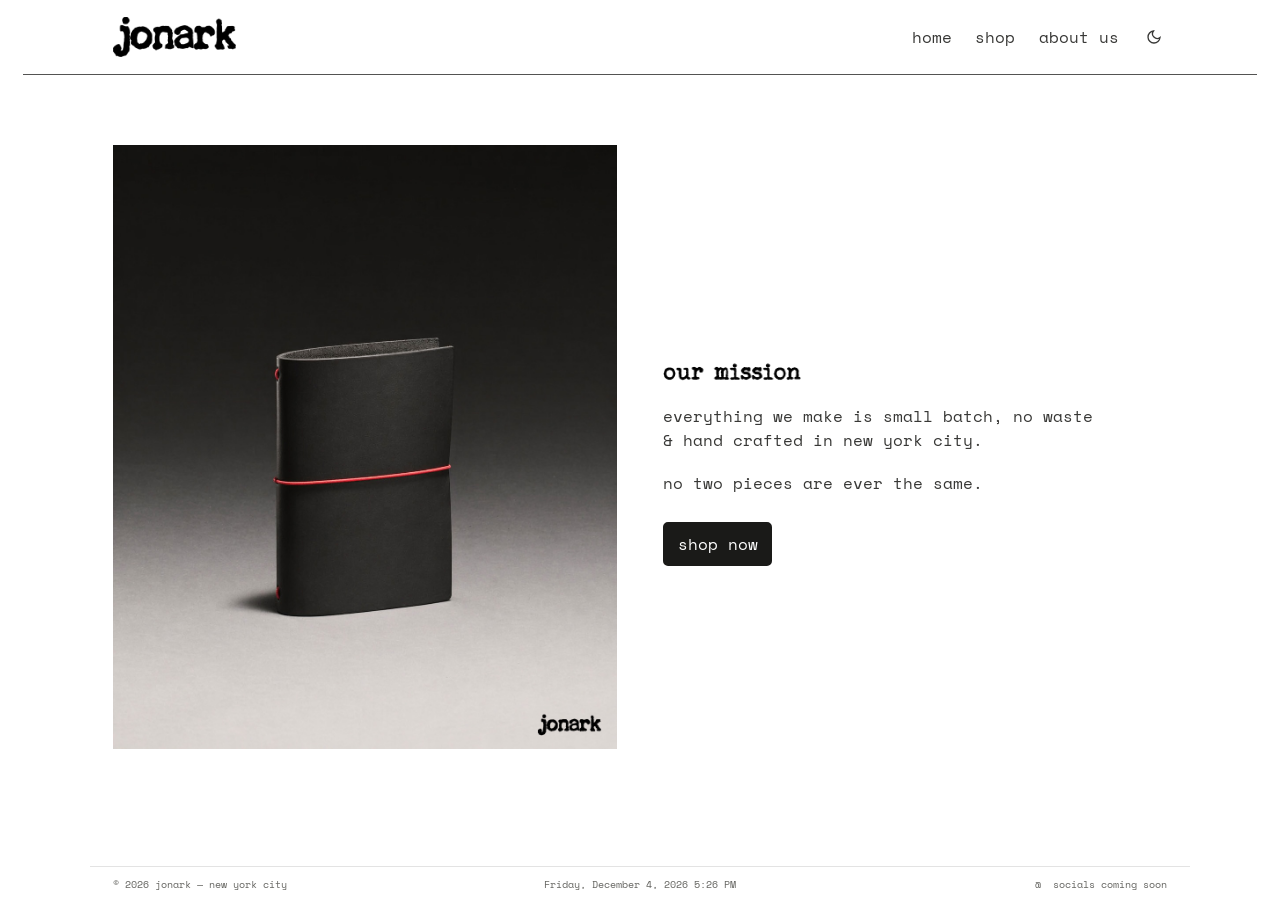
<file: index.html>
<!DOCTYPE html>
<html lang="en">
<head>
  <meta charset="UTF-8">
  <meta name="viewport" content="width=device-width, initial-scale=1.0">
  <title>jonark | made by hand</title>
  <script src="theme-toggle.js"></script>
  <link rel="stylesheet" href="themes.css">
  <link rel="stylesheet" href="style.css">
</head>
<body>
  <div class="site-header">
  <header>
    <a href="index.html" class="logo-link">
      <img src="images/jonark-logo.png" alt="jonark" class="logo">
    </a>
    <nav>
      <a href="index.html" class="active">home</a>
      <a href="shop.html">shop</a>
      <a href="about.html">about us</a>
      <button class="theme-toggle" aria-label="Toggle colour theme">
        <svg class="icon-moon" width="16" height="16" viewBox="0 0 24 24" fill="none" stroke="currentColor" stroke-width="2"><path d="M21 12.79A9 9 0 1 1 11.21 3 7 7 0 0 0 21 12.79z"/></svg>
        <svg class="icon-sun" width="16" height="16" viewBox="0 0 24 24" fill="none" stroke="currentColor" stroke-width="2"><circle cx="12" cy="12" r="5"/><line x1="12" y1="1" x2="12" y2="3"/><line x1="12" y1="21" x2="12" y2="23"/><line x1="4.22" y1="4.22" x2="5.64" y2="5.64"/><line x1="18.36" y1="18.36" x2="19.78" y2="19.78"/><line x1="1" y1="12" x2="3" y2="12"/><line x1="21" y1="12" x2="23" y2="12"/><line x1="4.22" y1="19.78" x2="5.64" y2="18.36"/><line x1="18.36" y1="5.64" x2="19.78" y2="4.22"/></svg>
      </button>
    </nav>
  </header>
  <hr>
  </div>
  <main>
    <div class="home-layout">
      <div class="col-image">
        <img src="images/vessel.jpg" alt="the vessel — a leather journal handmade in new york city">
      </div>
      <div class="col-text">
        <img src="images/our-mission.png" alt="our mission" class="section-heading-img">
        <p>everything we make is small batch, no waste<br>
        &amp; hand crafted in new york city.</p>
        <p>no two pieces are ever the same.</p>
        <a href="shop.html" class="btn">shop now</a>
      </div>
    </div>
  </main>
  <footer>
    <span class="footer-left">&copy; 2026 jonark &mdash; new york city</span>
    <span class="footer-center" id="clock"></span>
    <span class="footer-right">@&nbsp;&nbsp;socials coming soon</span>
  </footer>
  <script src="clock.js"></script>
</body>
</html>
</file>
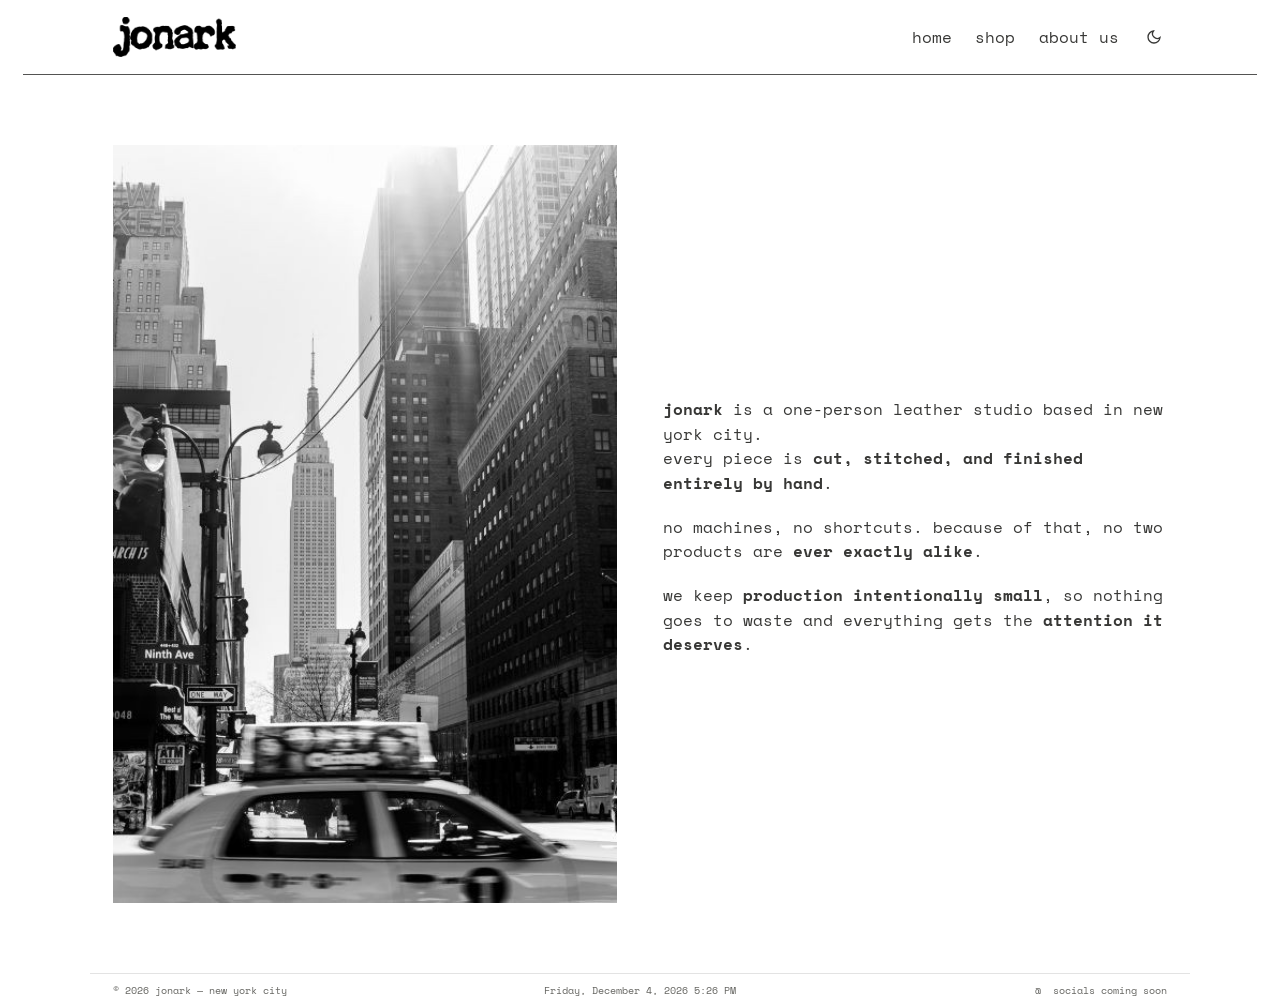
<file: about.html>
<!DOCTYPE html>
<html lang="en">
<head>
  <meta charset="UTF-8">
  <meta name="viewport" content="width=device-width, initial-scale=1.0">
  <title>about us — jonark | made by hand</title>
  <script src="theme-toggle.js"></script>
  <link rel="stylesheet" href="themes.css">
  <link rel="stylesheet" href="style.css">
</head>
<body>
  <div class="site-header">
  <header>
    <a href="index.html" class="logo-link">
      <img src="images/jonark-logo.png" alt="jonark" class="logo">
    </a>
    <nav>
      <a href="index.html">home</a>
      <a href="shop.html">shop</a>
      <a href="about.html" class="active">about us</a>
      <button class="theme-toggle" aria-label="Toggle colour theme">
        <svg class="icon-moon" width="16" height="16" viewBox="0 0 24 24" fill="none" stroke="currentColor" stroke-width="2"><path d="M21 12.79A9 9 0 1 1 11.21 3 7 7 0 0 0 21 12.79z"/></svg>
        <svg class="icon-sun" width="16" height="16" viewBox="0 0 24 24" fill="none" stroke="currentColor" stroke-width="2"><circle cx="12" cy="12" r="5"/><line x1="12" y1="1" x2="12" y2="3"/><line x1="12" y1="21" x2="12" y2="23"/><line x1="4.22" y1="4.22" x2="5.64" y2="5.64"/><line x1="18.36" y1="18.36" x2="19.78" y2="19.78"/><line x1="1" y1="12" x2="3" y2="12"/><line x1="21" y1="12" x2="23" y2="12"/><line x1="4.22" y1="19.78" x2="5.64" y2="18.36"/><line x1="18.36" y1="5.64" x2="19.78" y2="4.22"/></svg>
      </button>
    </nav>
  </header>
  <hr>
  </div>
  <main>
    <div class="about-layout">
      <div class="about-col-image">
        <img src="images/nyc.jpg" alt="new york city street scene">
      </div>
      <div class="about-col-text">
        <p><strong>jonark</strong> is a one-person leather studio based in new york city.<br>
        every piece is <strong>cut, stitched, and finished entirely by hand</strong>.</p>
        <p>no machines, no shortcuts. because of that, no two products are <strong>ever exactly alike</strong>.</p>
        <p>we keep <strong>production intentionally small</strong>, so nothing goes to waste and everything gets the <strong>attention it deserves</strong>.</p>
      </div>
    </div>
  </main>
  <footer>
    <span class="footer-left">&copy; 2026 jonark &mdash; new york city</span>
    <span class="footer-center" id="clock"></span>
    <span class="footer-right">@&nbsp;&nbsp;socials coming soon</span>
  </footer>
  <script src="clock.js"></script>
</body>
</html>
</file>
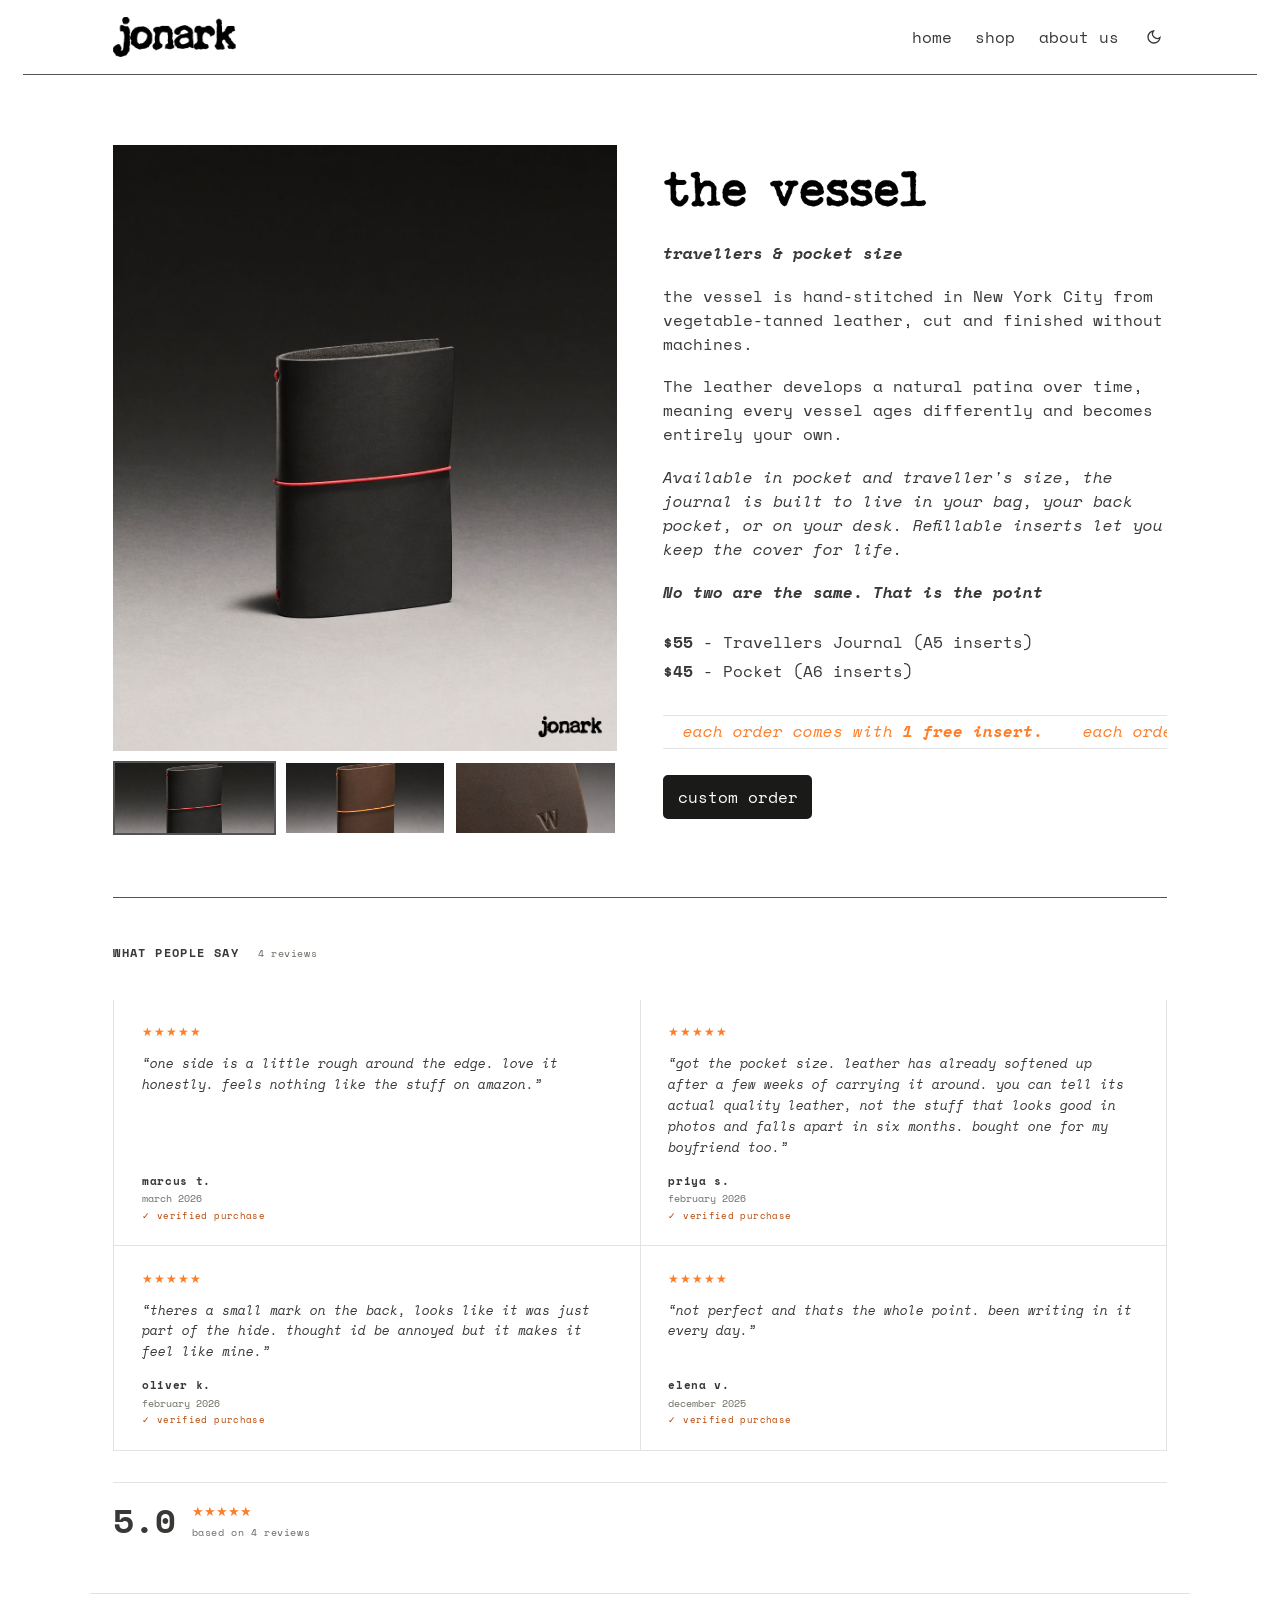
<file: shop.html>
<!DOCTYPE html>
<html lang="en">
<head>
  <meta charset="UTF-8">
  <meta name="viewport" content="width=device-width, initial-scale=1.0">
  <title>shop — jonark | made by hand</title>
  <script src="theme-toggle.js"></script>
  <link rel="stylesheet" href="themes.css">
  <link rel="stylesheet" href="style.css">
  <style>

    /* ── gallery ── */
    .gallery { display: flex; flex-direction: column; gap: 0.6rem; height: 100%; }
    .gallery-main { flex: 1; min-height: 0; overflow: hidden; }
    .gallery-active-img {
      width: 100%; height: 100%; object-fit: cover; display: block;
      transition: opacity 0.2s ease;
    }
    .gallery-active-img.fade { opacity: 0; }
    .gallery-thumbs { display: flex; gap: 0.5rem; }
    .thumb {
      flex: 1; padding: 0; border: 2px solid transparent;
      background: none; cursor: pointer;
      transition: border-color 0.15s;
      overflow: hidden;
    }
    .thumb img { width: 100%; height: 70px; object-fit: cover; display: block; }
    .thumb.active { border-color: var(--color-border-default); }
    .thumb:hover { border-color: var(--color-border-subtle); }

    /* ── reviews section ── */
    .reviews-section {
      border-top: 1px solid var(--color-border-default);
      padding: 3rem 0 2rem;
      margin-top: 1rem;
    }

    .reviews-header {
      display: flex;
      align-items: baseline;
      gap: 1.2rem;
      margin-bottom: 2.5rem;
    }

    .reviews-title {
      font-family: 'Space Mono', monospace;
      font-size: 0.75rem;
      font-weight: 700;
      letter-spacing: 0.12em;
      text-transform: uppercase;
      color: var(--color-text-primary);
    }

    .reviews-count {
      font-family: 'Space Mono', monospace;
      font-size: 0.65rem;
      color: var(--color-text-muted);
      letter-spacing: 0.06em;
    }

    .reviews-grid {
      display: grid;
      grid-template-columns: repeat(2, 1fr);
      gap: 0;
      border-left: 1px solid var(--color-border-subtle);
    }

    .review-card {
      padding: 1.5rem 1.8rem;
      border-right: 1px solid var(--color-border-subtle);
      border-bottom: 1px solid var(--color-border-subtle);
      display: flex;
      flex-direction: column;
      gap: 0.9rem;
    }

    .review-stars {
      display: flex;
      gap: 3px;
    }

    .review-stars span {
      color: var(--color-accent-default);
      font-size: 0.75rem;
      letter-spacing: 1px;
    }

    .review-text {
      font-family: 'Space Mono', monospace;
      font-size: 0.82rem;
      line-height: 1.65;
      color: var(--color-text-primary);
      font-style: italic;
      flex: 1;
    }

    .review-text::before { content: '\201C'; }
    .review-text::after  { content: '\201D'; }

    .review-meta {
      display: flex;
      flex-direction: column;
      gap: 0.15rem;
    }

    .review-author {
      font-family: 'Space Mono', monospace;
      font-size: 0.68rem;
      font-weight: 700;
      color: var(--color-text-primary);
      letter-spacing: 0.06em;
    }

    .review-date {
      font-family: 'Space Mono', monospace;
      font-size: 0.62rem;
      color: var(--color-text-muted);
    }

    .review-verified {
      font-family: 'Space Mono', monospace;
      font-size: 0.6rem;
      color: var(--color-accent-text);
      letter-spacing: 0.04em;
      margin-top: 0.1rem;
    }

    .reviews-aggregate {
      display: flex;
      align-items: center;
      gap: 1rem;
      margin-top: 2rem;
      padding-top: 1.2rem;
      border-top: 1px solid var(--color-border-subtle);
    }

    .aggregate-score {
      font-family: 'Space Mono', monospace;
      font-size: 2.2rem;
      font-weight: 700;
      color: var(--color-text-primary);
      line-height: 1;
    }

    .aggregate-detail {
      display: flex;
      flex-direction: column;
      gap: 0.25rem;
    }

    .aggregate-stars {
      display: flex;
      gap: 3px;
    }

    .aggregate-stars span {
      color: var(--color-accent-default);
      font-size: 0.85rem;
    }

    .aggregate-label {
      font-family: 'Space Mono', monospace;
      font-size: 0.62rem;
      color: var(--color-text-muted);
      letter-spacing: 0.06em;
    }

    @media (max-width: 700px) {
      .reviews-grid {
        grid-template-columns: 1fr;
      }
      .aggregate-score { font-size: 1.8rem; }
    }
  </style>
</head>
<body>
  <div class="site-header">
    <header>
      <a href="index.html" class="logo-link">
        <img src="images/jonark-logo.png" alt="jonark" class="logo">
      </a>
      <nav>
        <a href="index.html">home</a>
        <a href="shop.html" class="active">shop</a>
        <a href="about.html">about us</a>
        <button class="theme-toggle" aria-label="Toggle colour theme">
          <svg class="icon-moon" width="16" height="16" viewBox="0 0 24 24" fill="none" stroke="currentColor" stroke-width="2"><path d="M21 12.79A9 9 0 1 1 11.21 3 7 7 0 0 0 21 12.79z"/></svg>
          <svg class="icon-sun" width="16" height="16" viewBox="0 0 24 24" fill="none" stroke="currentColor" stroke-width="2"><circle cx="12" cy="12" r="5"/><line x1="12" y1="1" x2="12" y2="3"/><line x1="12" y1="21" x2="12" y2="23"/><line x1="4.22" y1="4.22" x2="5.64" y2="5.64"/><line x1="18.36" y1="18.36" x2="19.78" y2="19.78"/><line x1="1" y1="12" x2="3" y2="12"/><line x1="21" y1="12" x2="23" y2="12"/><line x1="4.22" y1="19.78" x2="5.64" y2="18.36"/><line x1="18.36" y1="5.64" x2="19.78" y2="4.22"/></svg>
        </button>
      </nav>
    </header>
    <hr>
  </div>

  <main>
    <div class="shop-layout">
      <div class="shop-col-image">
        <div class="gallery">
          <div class="gallery-main">
            <img src="images/vessel.jpg" alt="the vessel — leather journal" id="gallery-active" class="gallery-active-img">
          </div>
          <div class="gallery-thumbs">
            <button class="thumb active" onclick="switchImage(this, 'images/vessel.jpg', 'the vessel — tan leather')">
              <img src="images/vessel.jpg" alt="tan">
            </button>
            <button class="thumb" onclick="switchImage(this, 'images/vessel-black.jpg', 'the vessel — black leather')">
              <img src="images/vessel-black.jpg" alt="black">
            </button>
            <button class="thumb" onclick="switchImage(this, 'images/vessel-dark.jpg', 'the vessel — dark leather with monogram')">
              <img src="images/vessel-dark.jpg" alt="dark with monogram">
            </button>
          </div>
        </div>
      </div>
      <div class="shop-col-text">
        <img src="images/the-vessel.png" alt="the vessel" class="product-heading-img">
        <p class="subtitle"><em><strong>travellers &amp; pocket size</strong></em></p>
        <p>the vessel is hand-stitched in New York City from vegetable-tanned leather, cut and finished without machines.</p>
        <p>The leather develops a natural patina over time, meaning every vessel ages differently and becomes entirely your own.</p>
        <p class="italic"><em>Available in pocket and traveller's size, the journal is built to live in your bag, your back pocket, or on your desk. Refillable inserts let you keep the cover for life.</em></p>
        <p><span class="highlight"><em>No two are the same. That is the point</em></span></p>
        <div class="pricing">
          <p><strong>$55</strong> - Travellers Journal (A5 inserts)</p>
          <p><strong>$45</strong> - Pocket (A6 inserts)</p>
        </div>
        <div class="marquee-wrapper">
          <span class="marquee-inner">
            &nbsp;&nbsp;each order comes with <strong>1 free insert.</strong>&nbsp;&nbsp;&nbsp;&nbsp;each order comes with <strong>1 free insert.</strong>&nbsp;&nbsp;&nbsp;&nbsp;each order comes with <strong>1 free insert.</strong>&nbsp;&nbsp;&nbsp;&nbsp;each order comes with <strong>1 free insert.</strong>&nbsp;&nbsp;&nbsp;&nbsp;
          </span>
        </div>
        <a href="https://www.etsy.com/listing/4506683248/handmade-leather-journal-pocket-notebook" class="btn" target="_blank">custom order</a>
      </div>
    </div>

    <!-- REVIEWS -->
    <div class="reviews-section">
      <div class="reviews-header">
        <span class="reviews-title">what people say</span>
        <span class="reviews-count">4 reviews</span>
      </div>

      <div class="reviews-grid">

        <div class="review-card">
          <div class="review-stars">
            <span>&#9733;&#9733;&#9733;&#9733;&#9733;</span>
          </div>
          <p class="review-text">one side is a little rough around the edge. love it honestly. feels nothing like the stuff on amazon.</p>
          <div class="review-meta">
            <span class="review-author">marcus t.</span>
            <span class="review-date">march 2026</span>
            <span class="review-verified">&#10003; verified purchase</span>
          </div>
        </div>

        <div class="review-card">
          <div class="review-stars">
            <span>&#9733;&#9733;&#9733;&#9733;&#9733;</span>
          </div>
          <p class="review-text">got the pocket size. leather has already softened up after a few weeks of carrying it around. you can tell its actual quality leather, not the stuff that looks good in photos and falls apart in six months. bought one for my boyfriend too.</p>
          <div class="review-meta">
            <span class="review-author">priya s.</span>
            <span class="review-date">february 2026</span>
            <span class="review-verified">&#10003; verified purchase</span>
          </div>
        </div>

        <div class="review-card">
          <div class="review-stars">
            <span>&#9733;&#9733;&#9733;&#9733;&#9733;</span>
          </div>
          <p class="review-text">theres a small mark on the back, looks like it was just part of the hide. thought id be annoyed but it makes it feel like mine.</p>
          <div class="review-meta">
            <span class="review-author">oliver k.</span>
            <span class="review-date">february 2026</span>
            <span class="review-verified">&#10003; verified purchase</span>
          </div>
        </div>

        <div class="review-card">
          <div class="review-stars">
            <span>&#9733;&#9733;&#9733;&#9733;&#9733;</span>
          </div>
          <p class="review-text">not perfect and thats the whole point. been writing in it every day.</p>
          <div class="review-meta">
            <span class="review-author">elena v.</span>
            <span class="review-date">december 2025</span>
            <span class="review-verified">&#10003; verified purchase</span>
          </div>
        </div>

      </div>

      <div class="reviews-aggregate">
        <span class="aggregate-score">5.0</span>
        <div class="aggregate-detail">
          <div class="aggregate-stars"><span>&#9733;&#9733;&#9733;&#9733;&#9733;</span></div>
          <span class="aggregate-label">based on 4 reviews</span>
        </div>
      </div>
    </div>

  </main>

  <footer>
    <span class="footer-left">&copy; 2026 jonark &mdash; new york city</span>
    <span class="footer-center" id="clock"></span>
    <span class="footer-right">@&nbsp;&nbsp;socials coming soon</span>
  </footer>
  <script src="clock.js"></script>
  <script>
    function switchImage(thumb, src, alt) {
      var img = document.getElementById('gallery-active');
      img.classList.add('fade');
      setTimeout(function() {
        img.src = src;
        img.alt = alt;
        img.classList.remove('fade');
      }, 200);
      document.querySelectorAll('.thumb').forEach(function(t) { t.classList.remove('active'); });
      thumb.classList.add('active');
    }
  </script>
</body>
</html>
</file>
<file: themes.css>
/* jonark — themes.css — light/dark/system theming */

@media (prefers-color-scheme: light) {
  :root {
    color-scheme: light;
    --color-surface-base: #ffffff;
    --color-surface-raised: #f5f3ef;
    --color-surface-overlay: rgba(245,243,239,0.92);
    --color-text-primary: rgba(26,26,24,0.87);
    --color-text-secondary: rgba(61,61,56,0.80);
    --color-text-muted: rgba(107,107,100,1);
    --color-text-invert: rgba(240,237,232,0.92);
    --color-text-link: #b84400;
    --color-border-default: rgba(26,26,24,0.75);
    --color-border-strong: rgba(26,26,24,1);
    --color-border-subtle: rgba(26,26,24,0.12);
    --color-accent-default: rgba(255,102,0,0.85);
    --color-accent-hover: rgba(255,102,0,1);
    --color-accent-muted: rgba(255,102,0,0.12);
    --color-accent-text: #b84400;
    --color-feedback-success: #2d6a4f;
    --color-feedback-warning: #b45309;
    --color-feedback-error: #b91c1c;
    --color-feedback-info: #1d4ed8;
    --color-interactive-bg: #1a1a18;
    --color-interactive-fg: #ffffff;
    --color-interactive-hover-bg: #3d3d38;
    --color-interactive-hover-fg: #ffffff;
    --color-shadow-sm: rgba(26,26,24,0.06);
    --color-shadow-md: rgba(26,26,24,0.12);
    --color-shadow-lg: rgba(26,26,24,0.22);
  }
}

@media (prefers-color-scheme: dark) {
  :root {
    color-scheme: dark;
    --color-surface-base: #141412;
    --color-surface-raised: #1e1e1b;
    --color-surface-overlay: rgba(20,20,18,0.92);
    --color-text-primary: rgba(240,237,232,0.92);
    --color-text-secondary: rgba(200,197,190,0.82);
    --color-text-muted: rgba(144,141,133,1);
    --color-text-invert: rgba(26,26,24,0.87);
    --color-text-link: #ff8040;
    --color-border-default: rgba(240,237,232,0.55);
    --color-border-strong: rgba(240,237,232,0.90);
    --color-border-subtle: rgba(240,237,232,0.10);
    --color-accent-default: rgba(255,128,64,0.85);
    --color-accent-hover: rgba(255,128,64,1);
    --color-accent-muted: rgba(255,128,64,0.14);
    --color-accent-text: #ff8040;
    --color-feedback-success: #4ade80;
    --color-feedback-warning: #fbbf24;
    --color-feedback-error: #f87171;
    --color-feedback-info: #60a5fa;
    --color-interactive-bg: #f0ede8;
    --color-interactive-fg: #141412;
    --color-interactive-hover-bg: #ffffff;
    --color-interactive-hover-fg: #141412;
    --color-shadow-sm: rgba(0,0,0,0.18);
    --color-shadow-md: rgba(0,0,0,0.32);
    --color-shadow-lg: rgba(0,0,0,0.52);
  }
}

[data-theme="light"] {
  color-scheme: light;
  --color-surface-base: #ffffff;
  --color-surface-raised: #f5f3ef;
  --color-surface-overlay: rgba(245,243,239,0.92);
  --color-text-primary: rgba(26,26,24,0.87);
  --color-text-secondary: rgba(61,61,56,0.80);
  --color-text-muted: rgba(107,107,100,1);
  --color-text-invert: rgba(240,237,232,0.92);
  --color-text-link: #b84400;
  --color-border-default: rgba(26,26,24,0.75);
  --color-border-strong: rgba(26,26,24,1);
  --color-border-subtle: rgba(26,26,24,0.12);
  --color-accent-default: rgba(255,102,0,0.85);
  --color-accent-hover: rgba(255,102,0,1);
  --color-accent-muted: rgba(255,102,0,0.12);
  --color-accent-text: #b84400;
  --color-feedback-success: #2d6a4f;
  --color-feedback-warning: #b45309;
  --color-feedback-error: #b91c1c;
  --color-feedback-info: #1d4ed8;
  --color-interactive-bg: #1a1a18;
  --color-interactive-fg: #ffffff;
  --color-interactive-hover-bg: #3d3d38;
  --color-interactive-hover-fg: #ffffff;
  --color-shadow-sm: rgba(26,26,24,0.06);
  --color-shadow-md: rgba(26,26,24,0.12);
  --color-shadow-lg: rgba(26,26,24,0.22);
}

[data-theme="dark"] {
  color-scheme: dark;
  --color-surface-base: #141412;
  --color-surface-raised: #1e1e1b;
  --color-surface-overlay: rgba(20,20,18,0.92);
  --color-text-primary: rgba(240,237,232,0.92);
  --color-text-secondary: rgba(200,197,190,0.82);
  --color-text-muted: rgba(144,141,133,1);
  --color-text-invert: rgba(26,26,24,0.87);
  --color-text-link: #ff8040;
  --color-border-default: rgba(240,237,232,0.55);
  --color-border-strong: rgba(240,237,232,0.90);
  --color-border-subtle: rgba(240,237,232,0.10);
  --color-accent-default: rgba(255,128,64,0.85);
  --color-accent-hover: rgba(255,128,64,1);
  --color-accent-muted: rgba(255,128,64,0.14);
  --color-accent-text: #ff8040;
  --color-feedback-success: #4ade80;
  --color-feedback-warning: #fbbf24;
  --color-feedback-error: #f87171;
  --color-feedback-info: #60a5fa;
  --color-interactive-bg: #f0ede8;
  --color-interactive-fg: #141412;
  --color-interactive-hover-bg: #ffffff;
  --color-interactive-hover-fg: #141412;
  --color-shadow-sm: rgba(0,0,0,0.18);
  --color-shadow-md: rgba(0,0,0,0.32);
  --color-shadow-lg: rgba(0,0,0,0.52);
}

html { color-scheme: light dark; }

body {
  background-color: var(--color-surface-base);
  color: var(--color-text-primary);
  transition: background-color 0.25s ease, color 0.20s ease;
}

.site-header { background: var(--color-surface-base); }
header hr, .site-header hr { background: var(--color-border-default); }
nav a { color: var(--color-text-primary); }
footer { color: var(--color-text-secondary); }

.btn {
  background: var(--color-interactive-bg);
  color: var(--color-interactive-fg);
  border-color: var(--color-interactive-bg);
}
.btn:hover {
  background: var(--color-interactive-hover-bg);
  color: var(--color-interactive-hover-fg);
  opacity: 1;
}

.marquee-wrapper {
  color: var(--color-accent-default);
  border-top-color: var(--color-border-subtle);
  border-bottom-color: var(--color-border-subtle);
}

.theme-toggle {
  width: 1.6rem; height: 1.6rem;
  padding: 0; border: none;
  background: transparent;
  color: var(--color-text-primary);
  cursor: pointer;
  display: inline-flex;
  align-items: center;
  justify-content: center;
  border-radius: 4px;
  transition: opacity 0.15s;
  flex-shrink: 0;
}
.theme-toggle:hover { opacity: 0.6; }
.theme-toggle:focus-visible { outline: 2px solid var(--color-accent-default); outline-offset: 2px; }
.theme-toggle .icon-moon { display: block; }
.theme-toggle .icon-sun  { display: none; }
[data-theme="dark"] .theme-toggle .icon-moon { display: none; }
[data-theme="dark"] .theme-toggle .icon-sun  { display: block; }
@media (prefers-color-scheme: dark) {
  :root:not([data-theme]) .theme-toggle .icon-moon { display: none; }
  :root:not([data-theme]) .theme-toggle .icon-sun  { display: block; }
}

/* LOGO INVERT FOR DARK MODE */
[data-theme="dark"] .logo {
  filter: invert(1);
}

@media (prefers-color-scheme: dark) {
  :root:not([data-theme]) .logo {
    filter: invert(1);
  }
}

/* INVERT TEXT-IMAGE ASSETS IN DARK MODE */
[data-theme="dark"] .section-heading-img,
[data-theme="dark"] .product-heading-img {
  filter: invert(1);
}

@media (prefers-color-scheme: dark) {
  :root:not([data-theme]) .section-heading-img,
  :root:not([data-theme]) .product-heading-img {
    filter: invert(1);
  }
}
</file>
<file: style.css>
@import url('https://fonts.googleapis.com/css2?family=Space+Mono:ital,wght@0,400;0,700;1,400;1,700&display=swap');

*, *::before, *::after {
  box-sizing: border-box;
  margin: 0;
  padding: 0;
}

:root {
  --font-main: 'Space Mono', monospace;
  --page-padding: 1.5rem;
  --max-width: 1100px;
}

html { font-size: 15.5px; }

body {
  font-family: var(--font-main);
  color: var(--color-text-primary);
  background: var(--color-surface-base);
  min-height: 100vh;
  display: flex;
  flex-direction: column;
}

/* HEADER */
.site-header {
  position: sticky;
  top: 0;
  background: var(--color-surface-base);
  z-index: 100;
}

header {
  display: flex;
  align-items: center;
  justify-content: space-between;
  padding: 1.1rem var(--page-padding);
  max-width: var(--max-width);
  margin: 0 auto;
  width: 100%;
}

.logo-link { display: inline-block; text-decoration: none; }
.logo { height: 40px; width: auto; display: block; }

nav { display: flex; gap: 1.5rem; align-items: center; }

nav a {
  text-decoration: none;
  color: var(--color-text-primary);
  font-size: 1rem;
  font-family: var(--font-main);
}
nav a:hover { opacity: 0.6; }

hr {
  border: none;
  height: 1px;
  background: var(--color-border-default);
  margin: 0 var(--page-padding);
}

main {
  flex: 1;
  max-width: var(--max-width);
  width: 100%;
  margin: 0 auto;
  padding: var(--page-padding);
}

/* HOME */
.home-layout {
  display: grid;
  grid-template-columns: 1fr 1fr;
  gap: 3rem;
  align-items: center;
  padding-top: 3rem;
  padding-bottom: 3rem;
}

.col-image img { width: 100%; height: auto; display: block; }

.col-text {
  display: flex;
  flex-direction: column;
  gap: 1.2rem;
  padding-top: 2rem;
  align-self: center;
}

.section-heading-img { height: 28px; width: auto; display: block; align-self: flex-start; }
.col-text p { font-size: 1rem; line-height: 1.55; color: var(--color-text-primary); }

/* BUTTON */
.btn {
  display: inline-block;
  text-decoration: none;
  font-family: var(--font-main);
  font-size: 1rem;
  color: var(--color-interactive-fg);
  background: var(--color-interactive-bg);
  border: 2px solid var(--color-interactive-bg);
  border-radius: 5px;
  padding: 0.55rem 0.8rem;
  margin-top: 0.5rem;
  transition: background 0.15s, color 0.15s, border-color 0.15s;
  align-self: flex-start;
}
.btn:hover {
  background: var(--color-interactive-hover-bg);
  color: var(--color-interactive-hover-fg);
  border-color: var(--color-interactive-hover-bg);
  opacity: 1;
}

/* SHOP */
.shop-layout {
  display: grid;
  grid-template-columns: 1fr 1fr;
  gap: 3rem;
  align-items: stretch;
  padding-top: 3rem;
  padding-bottom: 3rem;
  height: 100%;
}

.shop-col-image { min-width: 0; height: 100%; }
.shop-col-image img { width: 100%; height: 100%; object-fit: cover; display: block; }

.shop-col-text {
  display: flex;
  flex-direction: column;
  justify-content: space-between;
  gap: 1.2rem;
  padding-top: 1rem;
  padding-bottom: 1rem;
  min-width: 0;
}

.product-heading-img { height: 60px; width: auto; display: block; margin-bottom: 0.2rem; align-self: flex-start; }
.shop-col-text .subtitle { font-style: italic; font-weight: 700; font-size: 1rem; color: var(--color-text-primary); }
.shop-col-text p { font-size: 1rem; line-height: 1.55; color: var(--color-text-primary); }
.shop-col-text p.italic { font-style: italic; }
.highlight { font-style: italic; font-weight: 700; }

.pricing { margin-top: 0.5rem; display: flex; flex-direction: column; gap: 0.3rem; }
.pricing p { font-size: 1rem; }
.pricing strong { font-weight: 700; }

.marquee-wrapper {
  overflow: hidden;
  margin-top: 0.8rem;
  color: var(--color-accent-default);
  font-style: italic;
  white-space: nowrap;
  border-top: 1px solid var(--color-border-subtle);
  border-bottom: 1px solid var(--color-border-subtle);
  padding: 0.3rem 0;
}

.marquee-inner {
  display: inline-block;
  animation: marquee 14s linear infinite;
}

@keyframes marquee {
  0%   { transform: translateX(0); }
  100% { transform: translateX(-50%); }
}

/* ABOUT */
.about-layout {
  display: grid;
  grid-template-columns: 1fr 1fr;
  gap: 3rem;
  align-items: center;
  padding-top: 3rem;
  padding-bottom: 3rem;
}

.about-col-image img { width: 100%; height: auto; display: block; }

.about-col-text { display: flex; flex-direction: column; gap: 1.2rem; padding-top: 0.5rem; }
.about-col-text p { font-size: 1rem; line-height: 1.6; color: var(--color-text-primary); }
.about-col-text strong { font-weight: 700; }

/* FOOTER */
footer {
  display: grid;
  grid-template-columns: 1fr 1fr 1fr;
  align-items: center;
  padding: 0.6rem var(--page-padding);
  margin: 0 auto;
  max-width: var(--max-width);
  width: 100%;
  font-size: 0.62rem;
  color: var(--color-text-secondary);
  border-top: 1px solid var(--color-border-subtle);
}

footer .footer-center { text-align: center; }
footer .footer-right { text-align: right; }

/* RESPONSIVE */
@media (max-width: 700px) {
  .home-layout, .shop-layout, .about-layout {
    grid-template-columns: 1fr;
    gap: 2rem;
    padding-top: 2rem;
  }
  nav { gap: 1rem; font-size: 0.9rem; }
  footer { grid-template-columns: 1fr; gap: 0.3rem; font-size: 0.6rem; }
  footer .footer-center, footer .footer-right { text-align: left; }
}
</file>
